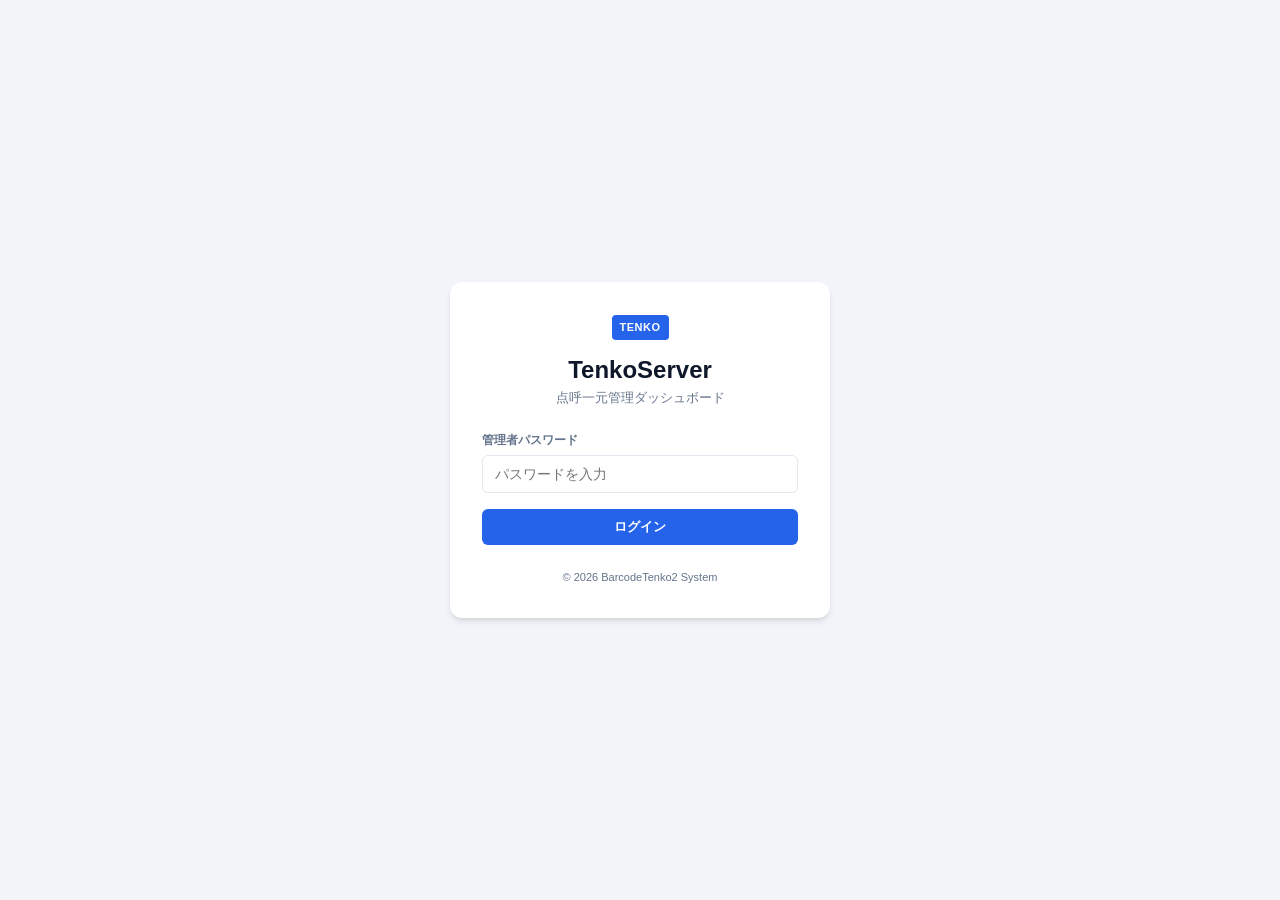
<file: src/TenkoServer/wwwroot/login.html>
<!DOCTYPE html>
<html lang="ja">
<head>
    <meta charset="UTF-8">
    <meta name="viewport" content="width=device-width, initial-scale=1.0">
    <title>ログイン - TenkoServer 点呼管理ビュー</title>
    <link rel="stylesheet" href="css/style.css">
</head>
<body class="login-body">
    <div class="login-card">
        <div class="login-header">
            <div class="brand-badge" style="margin: 0 auto 12px auto; display: inline-block;">TENKO</div>
            <h2>TenkoServer</h2>
            <p class="subtitle">点呼一元管理ダッシュボード</p>
        </div>
        <form id="loginForm" class="login-form">
            <div class="form-group">
                <label for="password">管理者パスワード</label>
                <input type="password" id="password" name="password" placeholder="パスワードを入力" required autofocus>
            </div>
            <div id="errorMessage" class="error-banner" style="display: none;"></div>
            <button type="submit" id="loginBtn" class="btn btn-primary btn-block">ログイン</button>
        </form>
        <div class="login-footer">
            <p>© 2026 BarcodeTenko2 System</p>
        </div>
    </div>

    <script>
        document.getElementById('loginForm').addEventListener('submit', async (e) => {
            e.preventDefault();
            const password = document.getElementById('password').value;
            const errorBanner = document.getElementById('errorMessage');
            const btn = document.getElementById('loginBtn');

            errorBanner.style.display = 'none';
            btn.disabled = true;
            btn.innerText = '認証中...';

            try {
                const res = await fetch('/api/v1/auth/login', {
                    method: 'POST',
                    headers: { 'Content-Type': 'application/json' },
                    body: JSON.stringify({ password })
                });

                const data = await res.json();
                if (res.ok && data.success) {
                    window.location.href = '/index.html';
                } else {
                    errorBanner.innerText = data.message || 'パスワードが正しくありません。';
                    errorBanner.style.display = 'block';
                }
            } catch (err) {
                errorBanner.innerText = 'サーバーとの通信に失敗しました。';
                errorBanner.style.display = 'block';
            } finally {
                btn.disabled = false;
                btn.innerText = 'ログイン';
            }
        });
    </script>
</body>
</html>
</file>
<file: src/TenkoServer/wwwroot/css/style.css>
/* ==========================================================================
   TenkoServer Modern Dashboard CSS
   ========================================================================== */

:root {
    --primary: #2563eb;
    --primary-hover: #1d4ed8;
    --success: #16a34a;
    --warning: #d97706;
    --danger: #dc2626;
    --bg-main: #f8fafc;
    --bg-card: #ffffff;
    --text-main: #0f172a;
    --text-muted: #64748b;
    --border: #e2e8f0;
    --radius: 8px;
    --shadow: 0 1px 3px 0 rgb(0 0 0 / 0.1), 0 1px 2px -1px rgb(0 0 0 / 0.1);
    --shadow-md: 0 4px 6px -1px rgb(0 0 0 / 0.1), 0 2px 4px -2px rgb(0 0 0 / 0.1);
}

* {
    box-sizing: border-box;
    margin: 0;
    padding: 0;
}

body {
    font-family: -apple-system, BlinkMacSystemFont, "Segoe UI", Roboto, "Helvetica Neue", Arial, "Yu Gothic UI", sans-serif;
    background-color: var(--bg-main);
    color: var(--text-main);
    line-height: 1.5;
}

/* --- Layout --- */
.dashboard-container {
    max-width: 1280px;
    margin: 0 auto;
    padding: 20px;
}

/* --- Header --- */
.navbar {
    display: flex;
    justify-content: space-between;
    align-items: center;
    background: var(--bg-card);
    padding: 16px 24px;
    border-radius: var(--radius);
    box-shadow: var(--shadow);
    margin-bottom: 24px;
}

.nav-brand {
    display: flex;
    align-items: center;
    gap: 12px;
}

.brand-badge {
    background: var(--primary);
    color: #ffffff;
    font-weight: 800;
    font-size: 11px;
    letter-spacing: 0.5px;
    padding: 4px 8px;
    border-radius: 4px;
}

.brand-title {
    font-size: 20px;
    font-weight: 700;
    color: var(--primary);
}

.brand-sub {
    font-size: 13px;
    color: var(--text-muted);
}

.nav-actions {
    display: flex;
    align-items: center;
    gap: 16px;
}

/* --- Date / Filter Bar --- */
.filter-bar {
    display: flex;
    flex-wrap: wrap;
    justify-content: space-between;
    align-items: center;
    gap: 16px;
    background: var(--bg-card);
    padding: 16px 20px;
    border-radius: var(--radius);
    box-shadow: var(--shadow);
    margin-bottom: 20px;
}

.filter-group {
    display: flex;
    align-items: center;
    gap: 12px;
}

.input-control {
    padding: 8px 12px;
    border: 1px solid var(--border);
    border-radius: 6px;
    font-size: 14px;
    outline: none;
    transition: border-color 0.2s;
}

.input-control:focus {
    border-color: var(--primary);
}

/* --- Stats Grid --- */
.stats-grid {
    display: grid;
    grid-template-columns: repeat(auto-fit, minmax(240px, 1fr));
    gap: 16px;
    margin-bottom: 24px;
}

.stat-card {
    background: var(--bg-card);
    padding: 20px;
    border-radius: var(--radius);
    box-shadow: var(--shadow);
    border-left: 4px solid var(--primary);
}

.stat-card.success { border-left-color: var(--success); }
.stat-card.warning { border-left-color: var(--warning); }
.stat-card.info { border-left-color: var(--primary); }

.stat-title {
    font-size: 13px;
    font-weight: 600;
    color: var(--text-muted);
    text-transform: uppercase;
    margin-bottom: 8px;
}

.stat-value {
    font-size: 32px;
    font-weight: 700;
    color: var(--text-main);
}

.stat-unit {
    font-size: 14px;
    font-weight: normal;
    color: var(--text-muted);
}

.stat-desc {
    font-size: 12px;
    color: var(--text-muted);
    margin-top: 4px;
}

/* --- Progress Bar --- */
.progress-container {
    margin-top: 10px;
    background: var(--border);
    border-radius: 9999px;
    height: 8px;
    overflow: hidden;
}

.progress-fill {
    background: var(--success);
    height: 100%;
    transition: width 0.3s ease;
}

/* --- Location Breakdown --- */
.location-chips {
    display: flex;
    flex-wrap: wrap;
    gap: 8px;
    margin-top: 8px;
}

.chip {
    display: inline-flex;
    align-items: center;
    gap: 6px;
    background: #f1f5f9;
    padding: 4px 10px;
    border-radius: 16px;
    font-size: 12px;
    font-weight: 500;
}

.chip-count {
    background: var(--primary);
    color: #ffffff;
    border-radius: 10px;
    padding: 1px 6px;
    font-size: 11px;
}

/* --- Tabs --- */
.tabs-nav {
    display: flex;
    gap: 8px;
    border-bottom: 2px solid var(--border);
    margin-bottom: 20px;
}

.tab-btn {
    background: none;
    border: none;
    padding: 10px 18px;
    font-size: 14px;
    font-weight: 600;
    color: var(--text-muted);
    cursor: pointer;
    border-bottom: 2px solid transparent;
    margin-bottom: -2px;
    transition: all 0.2s;
}

.tab-btn:hover {
    color: var(--primary);
}

.tab-btn.active {
    color: var(--primary);
    border-bottom-color: var(--primary);
}

/* --- Content Card & Table --- */
.content-card {
    background: var(--bg-card);
    border-radius: var(--radius);
    box-shadow: var(--shadow);
    padding: 20px;
    margin-bottom: 24px;
}

.card-header-flex {
    display: flex;
    justify-content: space-between;
    align-items: center;
    margin-bottom: 16px;
}

.table-responsive {
    width: 100%;
    overflow-x: auto;
}

.data-table {
    width: 100%;
    border-collapse: collapse;
    font-size: 13px;
    text-align: left;
}

.data-table th {
    background: #f8fafc;
    color: var(--text-muted);
    font-weight: 600;
    padding: 12px 14px;
    border-bottom: 1px solid var(--border);
}

.data-table td {
    padding: 12px 14px;
    border-bottom: 1px solid var(--border);
}

.data-table tr:hover {
    background-color: #f8fafc;
}

.font-mono {
    font-family: ui-monospace, SFMono-Regular, Menlo, Monaco, Consolas, monospace;
}

/* --- Badges --- */
.badge {
    display: inline-block;
    padding: 2px 8px;
    border-radius: 4px;
    font-size: 11px;
    font-weight: 600;
}

.badge-success { background: #dcfce7; color: #15803d; }
.badge-warning { background: #fef3c7; color: #b45309; }
.badge-danger { background: #fee2e2; color: #b91c1c; }
.badge-info { background: #e0f2fe; color: #0369a1; }
.badge-muted { background: #f1f5f9; color: var(--text-muted); }

/* --- 論理削除済み行の表示 (git diff の削除行風) --- */
.diffstat {
    font-size: 12px;
    font-weight: 700;
    margin-left: 8px;
    vertical-align: middle;
}

.diffstat-del {
    color: var(--danger);
}

.data-table tr.row-deleted td {
    background-color: #ffebe9;
    border-bottom-color: #ffd6d2;
}

.data-table tr.row-deleted:hover td {
    background-color: #ffdedb;
}

.data-table tr.row-deleted .cell-main {
    text-decoration: line-through;
    text-decoration-thickness: 1px;
    color: #9f1239;
}

.data-table tr.row-deleted .badge-muted {
    background: #fecdd3;
    color: #9f1239;
}

/* --- Notification Panel --- */
.notification-control-panel {
    display: flex;
    align-items: center;
    gap: 12px;
    margin-left: auto;
}

.notification-mode-group {
    display: flex;
    align-items: center;
    gap: 6px;
}

.control-label {
    font-size: 13px;
    font-weight: 600;
    color: var(--text-muted);
}

/* --- Buttons --- */
.btn {
    display: inline-flex;
    align-items: center;
    justify-content: center;
    gap: 6px;
    padding: 8px 14px;
    border-radius: 6px;
    font-size: 13px;
    font-weight: 600;
    cursor: pointer;
    border: 1px solid transparent;
    transition: background-color 0.2s, opacity 0.2s;
    text-decoration: none;
}

.btn-sm {
    padding: 6px 12px;
    font-size: 12px;
}

.btn-xs {
    padding: 2px 8px;
    font-size: 11px;
    border-radius: 4px;
}

.btn-primary {
    background: var(--primary);
    color: #ffffff;
}
.btn-primary:hover { background: var(--primary-hover); }

.btn-outline {
    background: transparent;
    border-color: var(--border);
    color: var(--text-main);
}
.btn-outline:hover { background: #f1f5f9; }

.btn-danger {
    background: var(--danger);
    color: #ffffff;
}

.btn-block { width: 100%; }

/* --- Login Card --- */
.login-body {
    display: flex;
    align-items: center;
    justify-content: center;
    min-height: 100vh;
    background: #f1f5f9;
}

.login-card {
    background: var(--bg-card);
    width: 100%;
    max-width: 380px;
    padding: 32px;
    border-radius: 12px;
    box-shadow: var(--shadow-md);
}

.login-header {
    text-align: center;
    margin-bottom: 24px;
}

.logo-badge {
    font-size: 36px;
    margin-bottom: 8px;
}

.subtitle {
    font-size: 13px;
    color: var(--text-muted);
}

.form-group {
    margin-bottom: 16px;
}

.form-group label {
    display: block;
    font-size: 12px;
    font-weight: 600;
    margin-bottom: 6px;
    color: var(--text-muted);
}

.form-group input {
    width: 100%;
    padding: 10px 12px;
    border: 1px solid var(--border);
    border-radius: 6px;
    font-size: 14px;
    outline: none;
}

.error-banner {
    background: #fee2e2;
    color: #b91c1c;
    padding: 10px;
    border-radius: 6px;
    font-size: 12px;
    margin-bottom: 16px;
    text-align: center;
}

.login-footer {
    text-align: center;
    margin-top: 24px;
    font-size: 11px;
    color: var(--text-muted);
}
</file>
